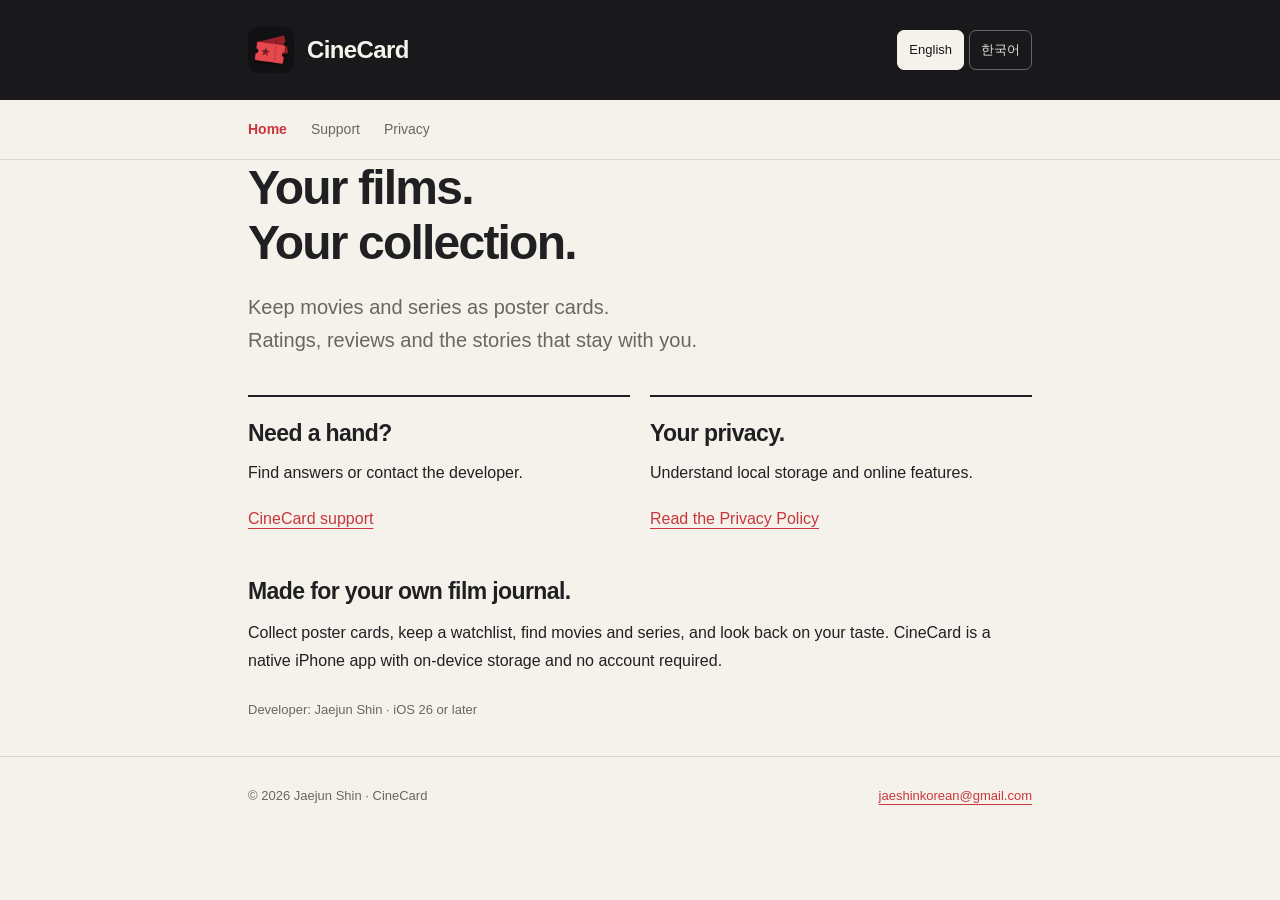
<file: index.html>
<!doctype html><html lang="en"><head><meta charset="utf-8"><meta name="viewport" content="width=device-width,initial-scale=1"><meta name="description" content="CineCard official support and privacy information. 영화와 시리즈를 기록하는 CineCard의 지원 및 개인정보 안내."><title>CineCard · CineCard</title><link rel="icon" href="[data-uri]"><link rel="stylesheet" href="styles.css"></head><body data-title-en="CineCard" data-title-ko="CineCard"><a href="#main" style="position:absolute;left:-9999px" onfocus="this.style.left='16px'" onblur="this.style.left='-9999px'">Skip to content / 본문으로</a><header class="top"><div class="wrap"><a class="brand" data-page="index.html" href="index.html"><img src="[data-uri]" alt="" width="46" height="46">CineCard</a><div class="lang" aria-label="Language"><button type="button" data-select="en" aria-pressed="true">English</button><button type="button" data-select="ko" aria-pressed="false">한국어</button></div></div></header><nav aria-label="Main"><div class="wrap"><a data-page="index.html" href="index.html" aria-current="page"><span data-lang="en">Home</span><span data-lang="ko" hidden>홈</span></a><a data-page="support.html" href="support.html" ><span data-lang="en">Support</span><span data-lang="ko" hidden>지원</span></a><a data-page="privacy.html" href="privacy.html" ><span data-lang="en">Privacy</span><span data-lang="ko" hidden>개인정보처리방침</span></a></div></nav><main id="main" class="wrap"><article data-lang="en"><h1>Your films.<br>Your collection.</h1><p class="lead">Keep movies and series as poster cards.<br>Ratings, reviews and the stories that stay with you.</p><div class="links"><section class="linkcard"><h2>Need a hand?</h2><p>Find answers or contact the developer.</p><a data-page="support.html" href="support.html">CineCard support</a></section><section class="linkcard"><h2>Your privacy.</h2><p>Understand local storage and online features.</p><a data-page="privacy.html" href="privacy.html">Read the Privacy Policy</a></section></div><h2>Made for your own film journal.</h2><p>Collect poster cards, keep a watchlist, find movies and series, and look back on your taste. CineCard is a native iPhone app with on-device storage and no account required.</p><p class="meta">Developer: Jaejun Shin · iOS 26 or later</p></article><article data-lang="ko" hidden><h1>본 영화가,<br>나만의 컬렉션.</h1><p class="lead">영화와 시리즈를 포스터 카드로 모으세요.<br>별점과 리뷰, 오래 남기고 싶은 감상까지.</p><div class="links"><section class="linkcard"><h2>도움이 필요할 때.</h2><p>자주 묻는 질문을 보거나 개발자에게 문의하세요.</p><a data-page="support.html" href="support.html">CineCard 지원</a></section><section class="linkcard"><h2>개인정보 안내.</h2><p>기기 저장과 온라인 기능의 처리 방식을 알아보세요.</p><a data-page="privacy.html" href="privacy.html">개인정보처리방침 읽기</a></section></div><h2>나만의 영화 기록을 위해.</h2><p>포스터 카드를 모으고, 보고 싶은 작품을 저장하고, 새로운 영화와 시리즈를 발견하세요. CineCard는 회원가입 없이 기기에 기록을 저장하는 네이티브 iPhone 앱입니다.</p><p class="meta">개발자: 신재준(Jaejun Shin) · iOS 26 이상</p></article></main><footer><div class="wrap"><span>© 2026 Jaejun Shin · CineCard</span><a href="mailto:jaeshinkorean@gmail.com">jaeshinkorean@gmail.com</a></div></footer><script src="language.js"></script></body></html>
</file>
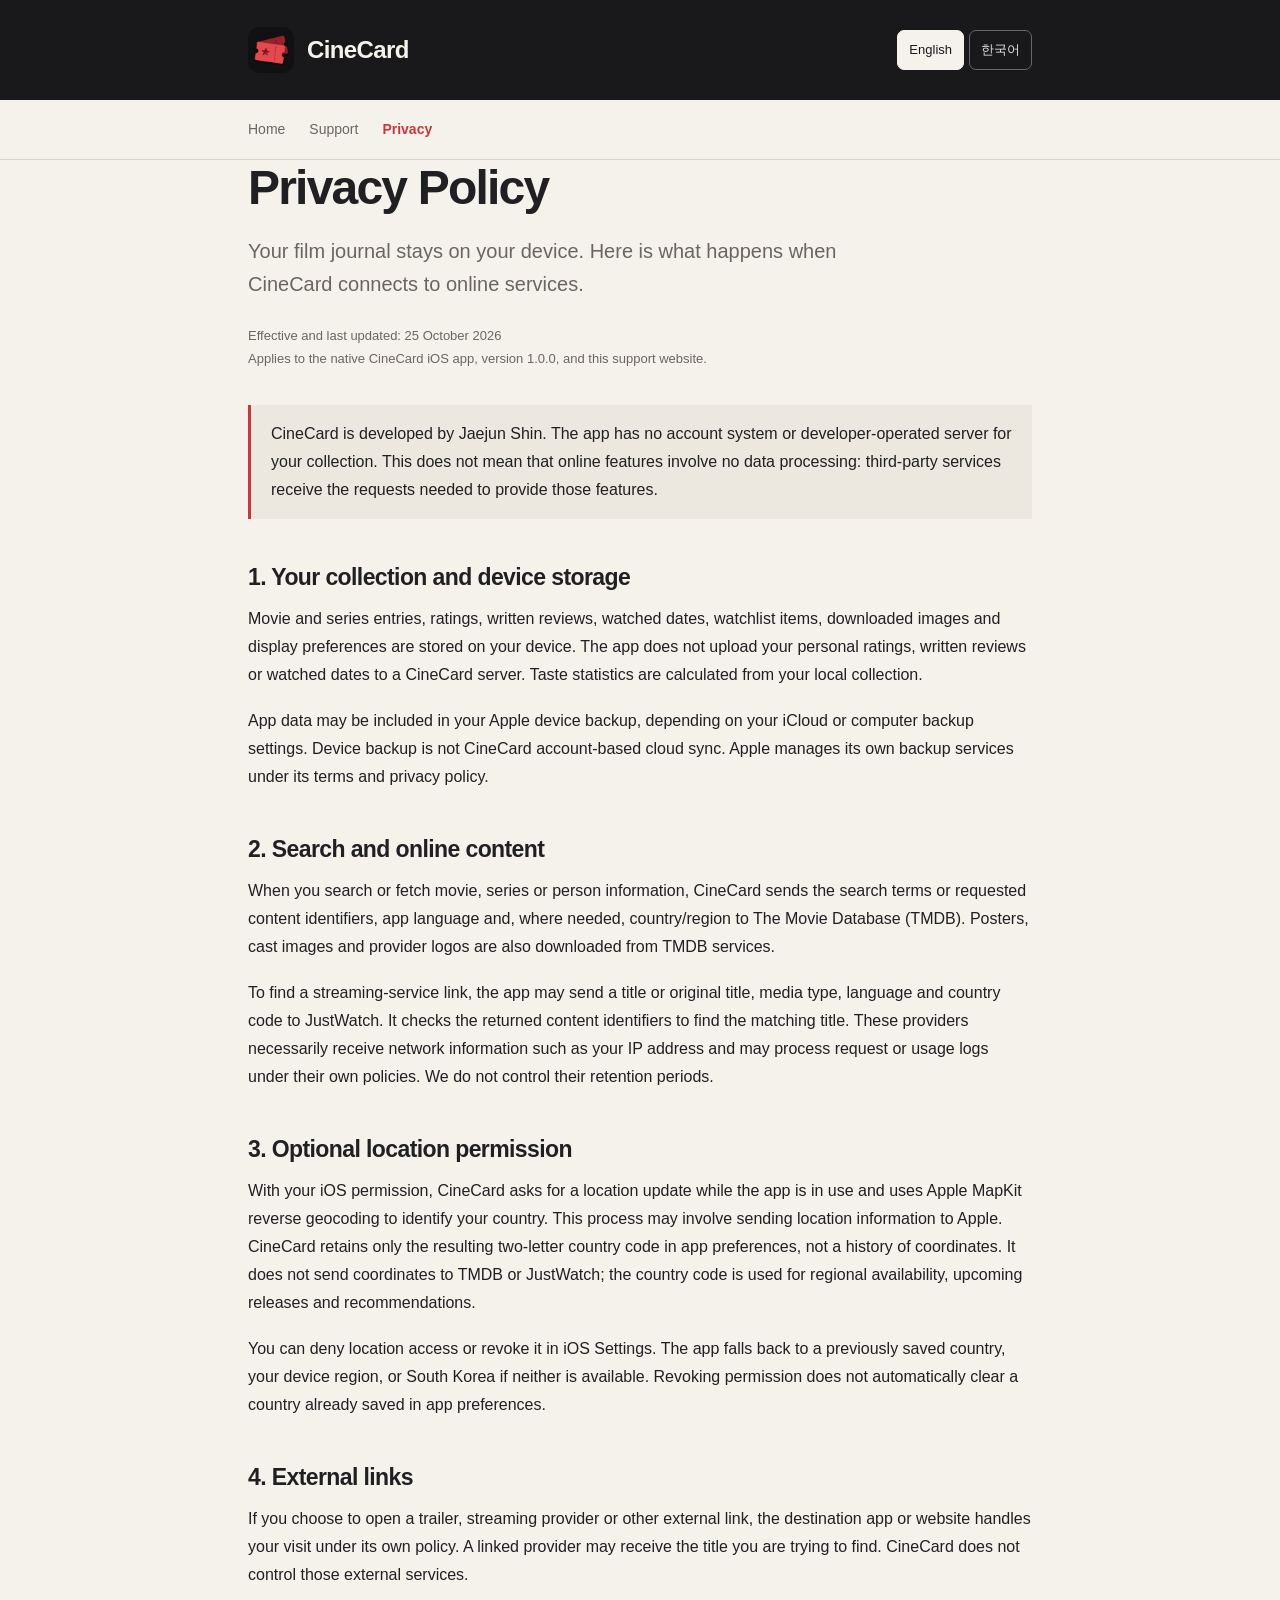
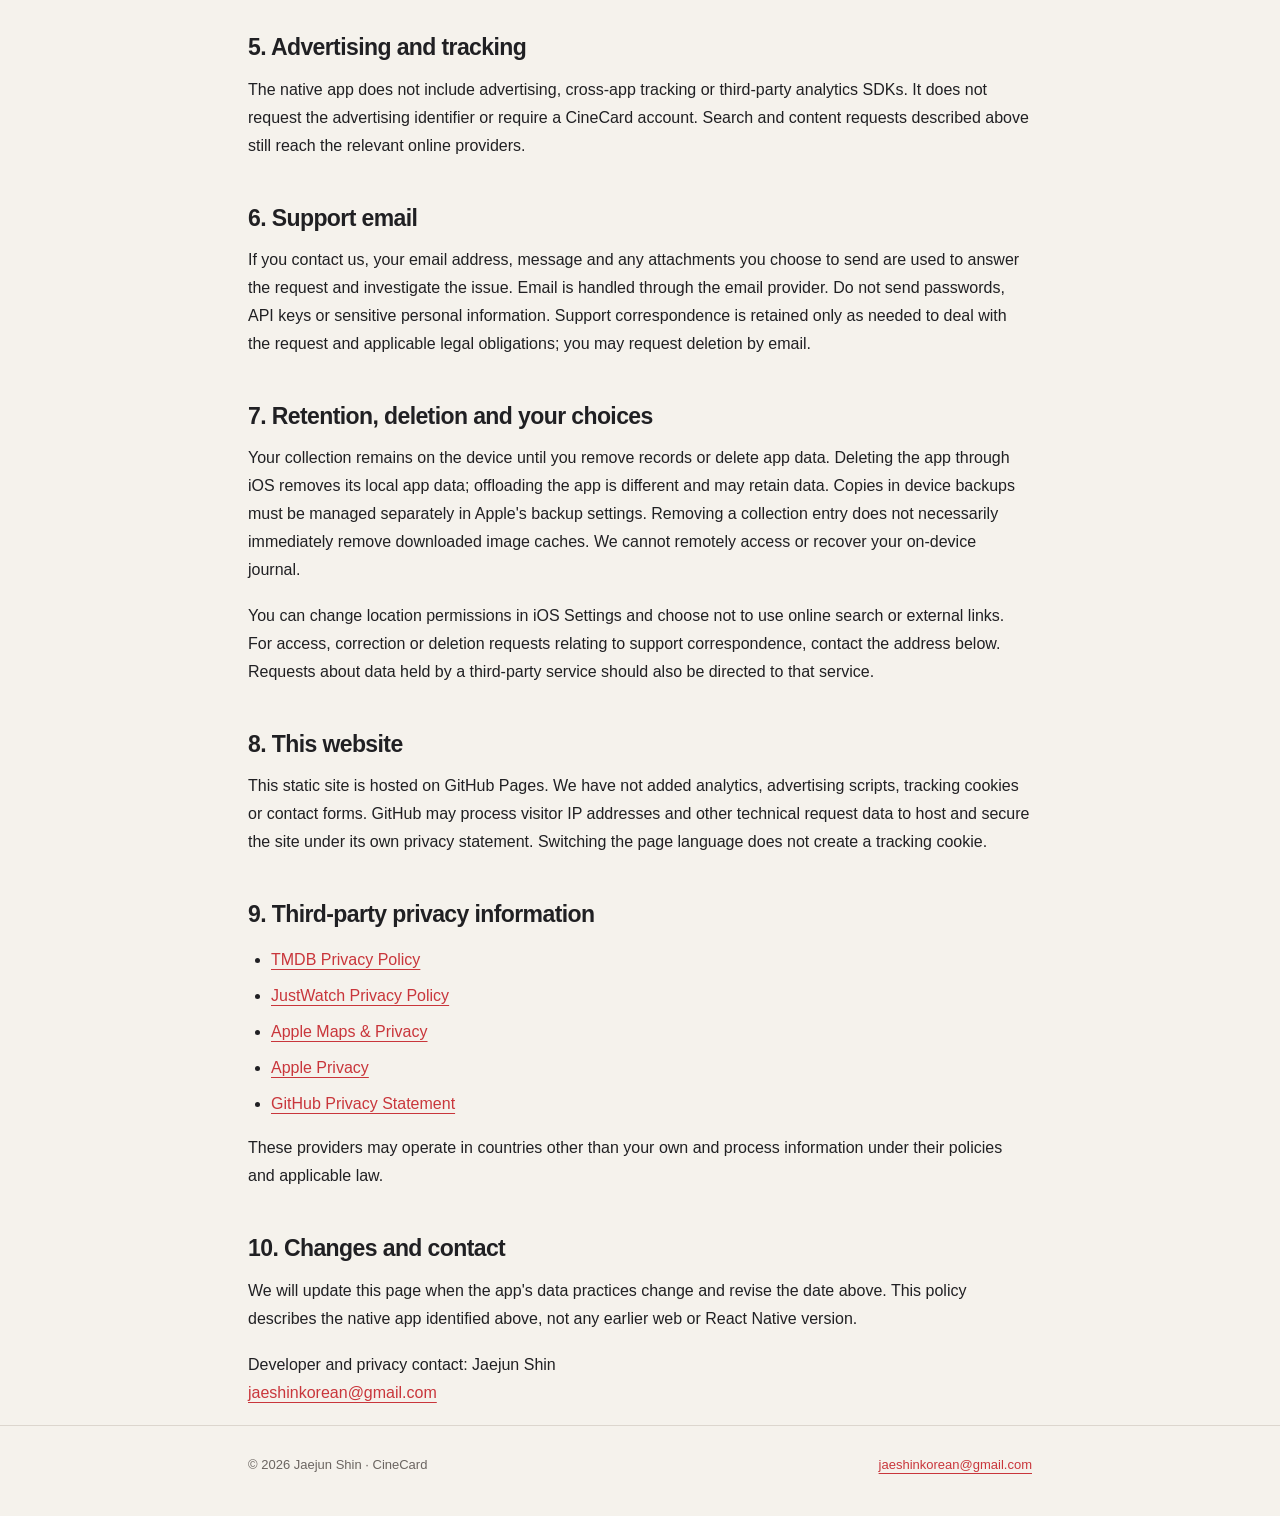
<file: privacy.html>
<!doctype html><html lang="en"><head><meta charset="utf-8"><meta name="viewport" content="width=device-width,initial-scale=1"><meta name="description" content="CineCard official support and privacy information. 영화와 시리즈를 기록하는 CineCard의 지원 및 개인정보 안내."><title>Privacy Policy · CineCard</title><link rel="icon" href="[data-uri]"><link rel="stylesheet" href="styles.css"></head><body data-title-en="Privacy Policy" data-title-ko="개인정보처리방침"><a href="#main" style="position:absolute;left:-9999px" onfocus="this.style.left='16px'" onblur="this.style.left='-9999px'">Skip to content / 본문으로</a><header class="top"><div class="wrap"><a class="brand" data-page="index.html" href="index.html"><img src="[data-uri]" alt="" width="46" height="46">CineCard</a><div class="lang" aria-label="Language"><button type="button" data-select="en" aria-pressed="true">English</button><button type="button" data-select="ko" aria-pressed="false">한국어</button></div></div></header><nav aria-label="Main"><div class="wrap"><a data-page="index.html" href="index.html" ><span data-lang="en">Home</span><span data-lang="ko" hidden>홈</span></a><a data-page="support.html" href="support.html" ><span data-lang="en">Support</span><span data-lang="ko" hidden>지원</span></a><a data-page="privacy.html" href="privacy.html" aria-current="page"><span data-lang="en">Privacy</span><span data-lang="ko" hidden>개인정보처리방침</span></a></div></nav><main id="main" class="wrap"><article data-lang="en"><h1>Privacy Policy</h1><p class="lead">Your film journal stays on your device. Here is what happens when CineCard connects to online services.</p><p class="meta">Effective and last updated: 25 October 2026<br>Applies to the native CineCard iOS app, version 1.0.0, and this support website.</p><div class="note"><p>CineCard is developed by Jaejun Shin. The app has no account system or developer-operated server for your collection. This does not mean that online features involve no data processing: third-party services receive the requests needed to provide those features.</p></div><h2>1. Your collection and device storage</h2><p>Movie and series entries, ratings, written reviews, watched dates, watchlist items, downloaded images and display preferences are stored on your device. The app does not upload your personal ratings, written reviews or watched dates to a CineCard server. Taste statistics are calculated from your local collection.</p><p>App data may be included in your Apple device backup, depending on your iCloud or computer backup settings. Device backup is not CineCard account-based cloud sync. Apple manages its own backup services under its terms and privacy policy.</p><h2>2. Search and online content</h2><p>When you search or fetch movie, series or person information, CineCard sends the search terms or requested content identifiers, app language and, where needed, country/region to The Movie Database (TMDB). Posters, cast images and provider logos are also downloaded from TMDB services.</p><p>To find a streaming-service link, the app may send a title or original title, media type, language and country code to JustWatch. It checks the returned content identifiers to find the matching title. These providers necessarily receive network information such as your IP address and may process request or usage logs under their own policies. We do not control their retention periods.</p><h2>3. Optional location permission</h2><p>With your iOS permission, CineCard asks for a location update while the app is in use and uses Apple MapKit reverse geocoding to identify your country. This process may involve sending location information to Apple. CineCard retains only the resulting two-letter country code in app preferences, not a history of coordinates. It does not send coordinates to TMDB or JustWatch; the country code is used for regional availability, upcoming releases and recommendations.</p><p>You can deny location access or revoke it in iOS Settings. The app falls back to a previously saved country, your device region, or South Korea if neither is available. Revoking permission does not automatically clear a country already saved in app preferences.</p><h2>4. External links</h2><p>If you choose to open a trailer, streaming provider or other external link, the destination app or website handles your visit under its own policy. A linked provider may receive the title you are trying to find. CineCard does not control those external services.</p><h2>5. Advertising and tracking</h2><p>The native app does not include advertising, cross-app tracking or third-party analytics SDKs. It does not request the advertising identifier or require a CineCard account. Search and content requests described above still reach the relevant online providers.</p><h2>6. Support email</h2><p>If you contact us, your email address, message and any attachments you choose to send are used to answer the request and investigate the issue. Email is handled through the email provider. Do not send passwords, API keys or sensitive personal information. Support correspondence is retained only as needed to deal with the request and applicable legal obligations; you may request deletion by email.</p><h2>7. Retention, deletion and your choices</h2><p>Your collection remains on the device until you remove records or delete app data. Deleting the app through iOS removes its local app data; offloading the app is different and may retain data. Copies in device backups must be managed separately in Apple's backup settings. Removing a collection entry does not necessarily immediately remove downloaded image caches. We cannot remotely access or recover your on-device journal.</p><p>You can change location permissions in iOS Settings and choose not to use online search or external links. For access, correction or deletion requests relating to support correspondence, contact the address below. Requests about data held by a third-party service should also be directed to that service.</p><h2>8. This website</h2><p>This static site is hosted on GitHub Pages. We have not added analytics, advertising scripts, tracking cookies or contact forms. GitHub may process visitor IP addresses and other technical request data to host and secure the site under its own privacy statement. Switching the page language does not create a tracking cookie.</p><h2>9. Third-party privacy information</h2><ul><li><a href="https://www.themoviedb.org/privacy-policy">TMDB Privacy Policy</a></li><li><a href="https://support.justwatch.com/article/privacy-policy">JustWatch Privacy Policy</a></li><li><a href="https://www.apple.com/legal/privacy/data/en/apple-maps/">Apple Maps & Privacy</a></li><li><a href="https://www.apple.com/legal/privacy/">Apple Privacy</a></li><li><a href="https://docs.github.com/en/site-policy/privacy-policies/github-privacy-statement">GitHub Privacy Statement</a></li></ul><p>These providers may operate in countries other than your own and process information under their policies and applicable law.</p><h2>10. Changes and contact</h2><p>We will update this page when the app's data practices change and revise the date above. This policy describes the native app identified above, not any earlier web or React Native version.</p><p>Developer and privacy contact: Jaejun Shin<br><a href="mailto:jaeshinkorean@gmail.com">jaeshinkorean@gmail.com</a></p></article><article data-lang="ko" hidden><h1>개인정보처리방침</h1><p class="lead">영화 기록은 기기에 저장해요. 온라인 기능을 사용할 때 어떤 정보가 처리되는지도 알려드려요.</p><p class="meta">시행일 및 최종 수정일: 2026년 10월 25일<br>적용 대상: 네이티브 CineCard iOS 앱 1.0.0 및 이 지원 웹사이트</p><div class="note"><p>CineCard는 신재준(Jaejun Shin)이 개발합니다. 앱에는 회원가입 기능이나 컬렉션을 보관하는 개발자 운영 서버가 없습니다. 다만 온라인 기능을 사용하면 해당 기능에 필요한 요청이 외부 서비스로 전송됩니다.</p></div><h2>1. 기기에 저장되는 기록</h2><p>영화·시리즈 기록, 별점, 작성한 리뷰, 시청일, 보고 싶은 작품, 다운로드한 이미지와 보기 설정은 기기에 저장됩니다. 개인 별점·리뷰·시청일은 CineCard 서버로 업로드되지 않습니다. 취향 통계도 기기 안의 컬렉션을 기반으로 계산합니다.</p><p>Apple의 iCloud 또는 컴퓨터 기기 백업 설정에 따라 앱 데이터가 기기 백업에 포함될 수 있습니다. 이는 CineCard 계정 기반 클라우드 동기화가 아닙니다. Apple의 백업 서비스에는 Apple의 약관과 개인정보처리방침이 적용됩니다.</p><h2>2. 검색과 온라인 작품 정보</h2><p>작품·인물을 검색하거나 정보를 불러올 때 검색어 또는 요청한 작품·인물 식별자, 앱 언어, 필요한 경우 국가·지역 정보를 TMDB(The Movie Database)로 전송합니다. 포스터, 출연진 사진, 시청 제공처 로고도 TMDB 서비스에서 다운로드합니다.</p><p>스트리밍 서비스의 작품 링크를 찾기 위해 작품 제목 또는 원제, 작품 종류, 언어, 국가 코드를 JustWatch로 전송할 수 있습니다. 응답에 포함된 작품 식별자로 일치 여부를 확인합니다. 외부 서비스는 통신 과정에서 IP 주소 등 네트워크 정보를 받으며, 자체 방침에 따라 요청·이용 기록을 처리할 수 있습니다. 외부 서비스의 보관 기간은 개발자가 통제하지 않습니다.</p><h2>3. 선택적 위치 권한</h2><p>iOS 위치 권한을 허용하면 앱 사용 중 위치 업데이트를 요청하고 Apple MapKit의 역지오코딩으로 현재 국가를 확인합니다. 이 과정에서 위치 정보가 Apple에 전달될 수 있습니다. CineCard는 확인된 두 글자 국가 코드만 앱 설정에 저장하며, 좌표 이력은 저장하지 않습니다. TMDB·JustWatch에는 좌표를 보내지 않고 국가 코드만 지역별 시청 제공처·개봉 예정작·추천에 사용합니다.</p><p>위치 권한은 거부하거나 iOS 설정에서 철회할 수 있습니다. 위치를 확인하지 못하면 이전에 저장된 국가, 기기의 지역 설정, 둘 다 없으면 대한민국을 사용합니다. 권한을 철회해도 이미 저장된 국가 코드가 자동으로 삭제되지는 않습니다.</p><h2>4. 외부 링크</h2><p>예고편이나 시청 제공처 등 외부 링크를 직접 열면 해당 앱·웹사이트의 방침이 적용됩니다. 연결된 서비스에 찾으려는 작품 제목이 전달될 수 있습니다. CineCard는 외부 서비스의 운영을 통제하지 않습니다.</p><h2>5. 광고와 추적</h2><p>네이티브 앱에는 광고, 앱 간 추적 또는 외부 분석 SDK가 없습니다. 광고 식별자를 요청하지 않으며 CineCard 계정도 필요하지 않습니다. 단, 위에 설명한 검색·작품 정보 요청은 해당 온라인 제공자에게 전송됩니다.</p><h2>6. 이메일 문의</h2><p>문의할 때 직접 제공한 이메일 주소, 내용, 첨부파일은 회신과 문제 확인에 사용되며 이메일 제공자를 통해 처리됩니다. 비밀번호, API 키, 민감한 개인정보는 보내지 마세요. 문의 내용은 문제 처리와 관련 법령상 의무에 필요한 범위에서 보관하며, 이메일로 삭제를 요청할 수 있습니다.</p><h2>7. 보관·삭제와 선택권</h2><p>기록은 직접 삭제하거나 앱 데이터를 지울 때까지 기기에 남습니다. iOS에서 앱을 삭제하면 로컬 앱 데이터가 제거되지만, ‘앱 정리하기’는 데이터를 보존할 수 있어 다릅니다. 기기 백업에 남은 사본은 Apple의 백업 설정에서 별도로 관리해야 합니다. 작품 기록을 삭제해도 다운로드한 이미지 캐시가 즉시 모두 삭제되는 것은 아닙니다. 개발자는 기기의 개인 기록을 원격으로 열람하거나 복구할 수 없습니다.</p><p>위치 권한은 iOS 설정에서 관리할 수 있고, 온라인 검색이나 외부 링크를 사용하지 않을 수 있습니다. 문의 이메일의 열람·정정·삭제 요청은 아래 연락처로 보내주세요. 외부 서비스가 보유한 정보는 해당 서비스에도 문의해야 합니다.</p><h2>8. 이 웹사이트</h2><p>이 정적 웹사이트는 GitHub Pages에서 호스팅합니다. 개발자는 분석 도구, 광고 스크립트, 추적 쿠키 또는 문의 양식을 추가하지 않았습니다. GitHub는 사이트 제공·보안을 위해 방문자의 IP 주소 등 기술적 요청 정보를 자체 개인정보처리방침에 따라 처리할 수 있습니다. 언어 전환은 추적 쿠키를 생성하지 않습니다.</p><h2>9. 외부 서비스 개인정보 안내</h2><ul><li><a href="https://www.themoviedb.org/privacy-policy">TMDB 개인정보처리방침</a></li><li><a href="https://support.justwatch.com/article/privacy-policy">JustWatch 개인정보처리방침</a></li><li><a href="https://www.apple.com/legal/privacy/data/en/apple-maps/">Apple 지도 및 개인정보 보호</a></li><li><a href="https://www.apple.com/legal/privacy/">Apple 개인정보 보호</a></li><li><a href="https://docs.github.com/en/site-policy/privacy-policies/github-privacy-statement">GitHub 개인정보처리방침</a></li></ul><p>외부 제공자는 거주 국가와 다른 국가에서 서비스를 운영하고, 자체 방침과 관련 법률에 따라 정보를 처리할 수 있습니다.</p><h2>10. 변경 및 연락처</h2><p>앱의 정보 처리 방식이 변경되면 이 페이지와 수정일을 갱신합니다. 이 방침은 위에서 명시한 네이티브 앱을 설명하며 이전 웹·React Native 버전에는 적용되지 않습니다.</p><p>개발자·개인정보 문의: 신재준(Jaejun Shin)<br><a href="mailto:jaeshinkorean@gmail.com">jaeshinkorean@gmail.com</a></p></article></main><footer><div class="wrap"><span>© 2026 Jaejun Shin · CineCard</span><a href="mailto:jaeshinkorean@gmail.com">jaeshinkorean@gmail.com</a></div></footer><script src="language.js"></script></body></html>
</file>
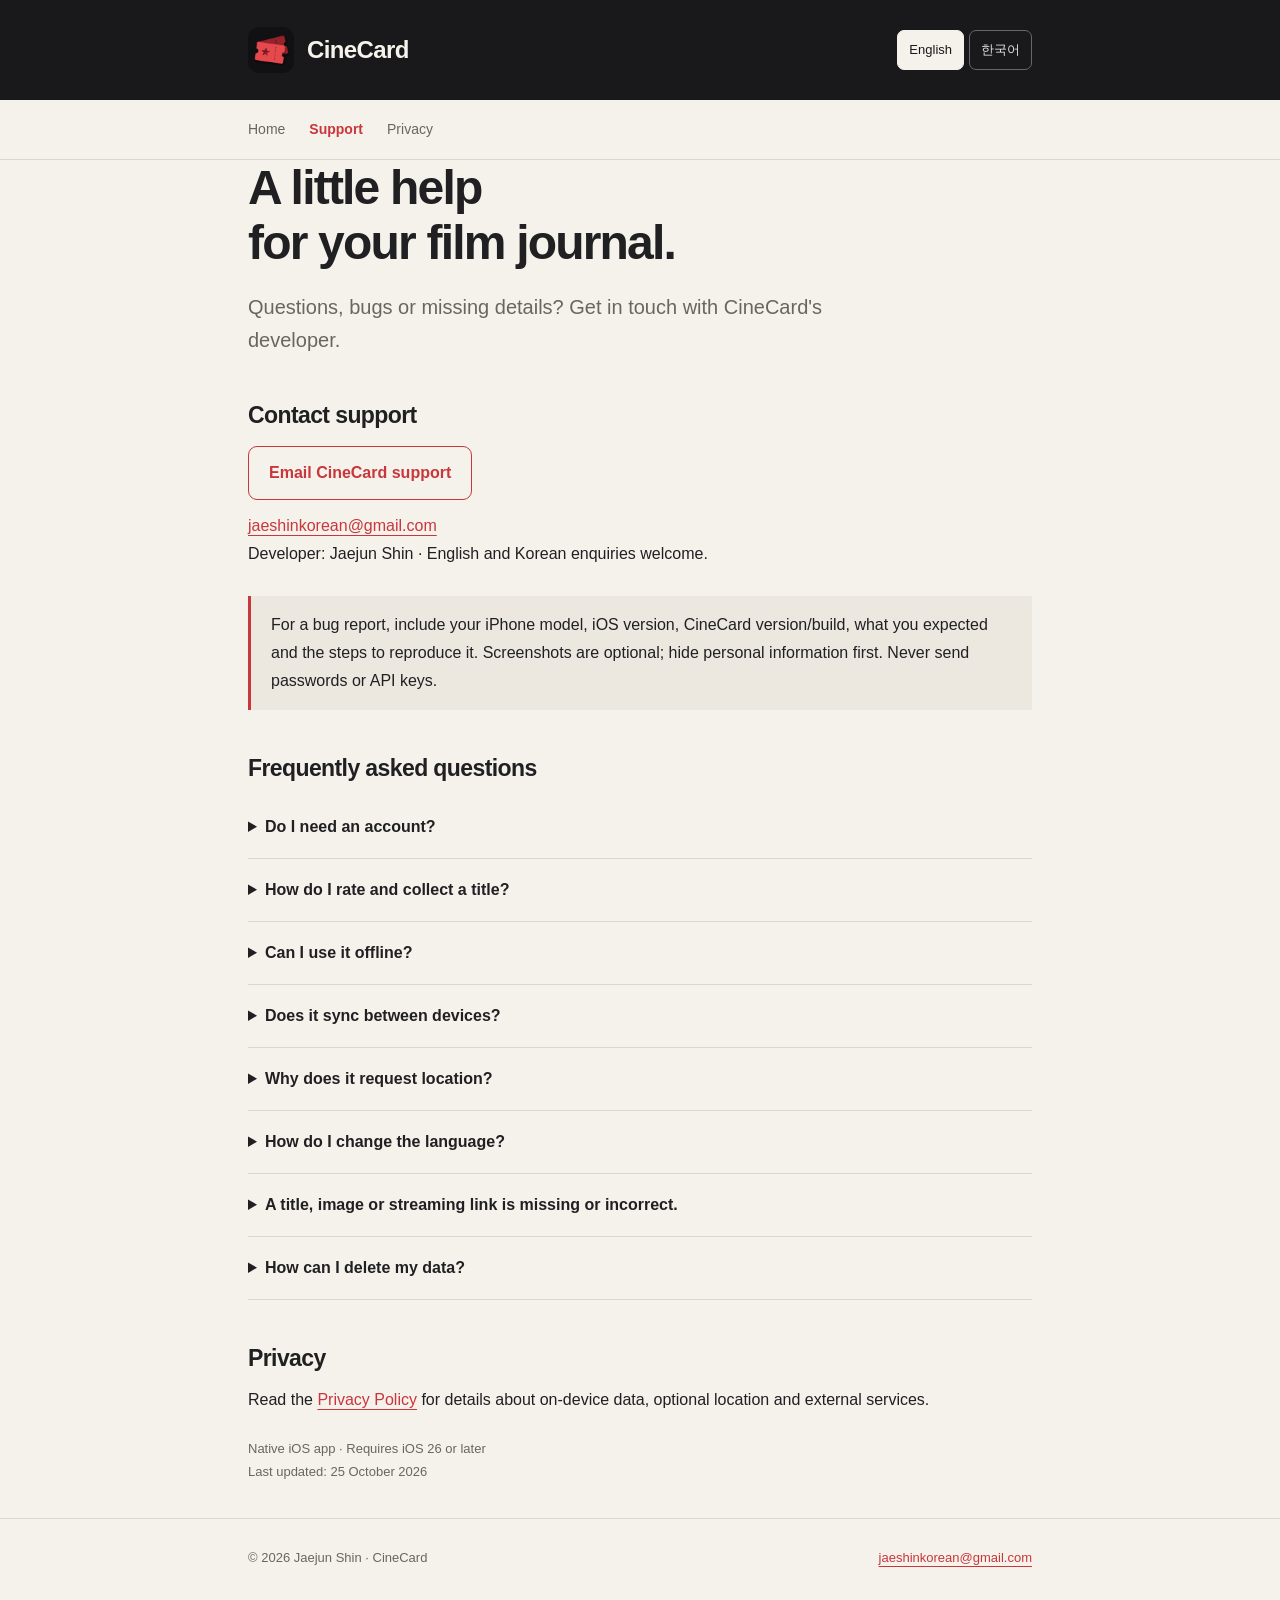
<file: support.html>
<!doctype html><html lang="en"><head><meta charset="utf-8"><meta name="viewport" content="width=device-width,initial-scale=1"><meta name="description" content="CineCard official support and privacy information. 영화와 시리즈를 기록하는 CineCard의 지원 및 개인정보 안내."><title>Support · CineCard</title><link rel="icon" href="[data-uri]"><link rel="stylesheet" href="styles.css"></head><body data-title-en="Support" data-title-ko="지원"><a href="#main" style="position:absolute;left:-9999px" onfocus="this.style.left='16px'" onblur="this.style.left='-9999px'">Skip to content / 본문으로</a><header class="top"><div class="wrap"><a class="brand" data-page="index.html" href="index.html"><img src="[data-uri]" alt="" width="46" height="46">CineCard</a><div class="lang" aria-label="Language"><button type="button" data-select="en" aria-pressed="true">English</button><button type="button" data-select="ko" aria-pressed="false">한국어</button></div></div></header><nav aria-label="Main"><div class="wrap"><a data-page="index.html" href="index.html" ><span data-lang="en">Home</span><span data-lang="ko" hidden>홈</span></a><a data-page="support.html" href="support.html" aria-current="page"><span data-lang="en">Support</span><span data-lang="ko" hidden>지원</span></a><a data-page="privacy.html" href="privacy.html" ><span data-lang="en">Privacy</span><span data-lang="ko" hidden>개인정보처리방침</span></a></div></nav><main id="main" class="wrap"><article data-lang="en"><h1>A little help<br>for your film journal.</h1><p class="lead">Questions, bugs or missing details? Get in touch with CineCard's developer.</p><h2>Contact support</h2><a class="contact" href="mailto:jaeshinkorean@gmail.com?subject=CineCard%20Support">Email CineCard support</a><p><a href="mailto:jaeshinkorean@gmail.com">jaeshinkorean@gmail.com</a><br>Developer: Jaejun Shin · English and Korean enquiries welcome.</p><div class="note"><p>For a bug report, include your iPhone model, iOS version, CineCard version/build, what you expected and the steps to reproduce it. Screenshots are optional; hide personal information first. Never send passwords or API keys.</p></div><h2>Frequently asked questions</h2><details><summary>Do I need an account?</summary><p>No. CineCard stores your collection and watchlist locally. There is no CineCard account or account deletion process.</p></details><details><summary>How do I rate and collect a title?</summary><p>Find a movie or series, open its details and drag across the stars to give a rating. You can add a review and watched date. Saved entries appear in your collection.</p></details><details><summary>Can I use it offline?</summary><p>Saved records and images already downloaded to the device can be viewed offline. Searching, fetching new content, trailers and up-to-date streaming availability require an internet connection. Not every image will necessarily have finished downloading.</p></details><details><summary>Does it sync between devices?</summary><p>CineCard does not provide account-based cloud sync. App data may be included in your Apple device backup, depending on your settings. Keep a device backup before reinstalling or changing devices. The developer cannot remotely recover your local collection.</p></details><details><summary>Why does it request location?</summary><p>Location helps identify your country for streaming availability and regional results. It is optional. You can deny it in iOS Settings; the app can fall back to a saved country or your device region. Permission changes do not clear a country already saved.</p></details><details><summary>How do I change the language?</summary><p>Open CineCard settings and tap Language to open iOS app settings. Choose an app language where available. You can also manage app language in iOS Settings. Supported app languages include Korean, English, Japanese, Simplified and Traditional Chinese, Spanish, French and German.</p></details><details><summary>A title, image or streaming link is missing or incorrect.</summary><p>Movie information comes from TMDB and streaming information comes from TMDB/JustWatch. Availability depends on your country and can change. Check your connection and region, then try again. Report the title, country and what looks wrong; a provider link may open a search page if a direct link is unavailable.</p></details><details><summary>How can I delete my data?</summary><p>Remove entries from your collection or watchlist. To remove local app data, delete the app in iOS rather than offloading it. Device backup copies must be managed separately through Apple. Removing an entry may leave cached images until app data is removed.</p></details><h2>Privacy</h2><p>Read the <a data-page="privacy.html" href="privacy.html">Privacy Policy</a> for details about on-device data, optional location and external services.</p><p class="meta">Native iOS app · Requires iOS 26 or later<br>Last updated: 25 October 2026</p></article><article data-lang="ko" hidden><h1>영화 기록을 위한<br>작은 도움.</h1><p class="lead">궁금한 점이나 오류가 있나요?<br>CineCard 개발자에게 알려주세요.</p><h2>지원 문의</h2><a class="contact" href="mailto:jaeshinkorean@gmail.com?subject=CineCard%20Support">이메일로 문의하기</a><p><a href="mailto:jaeshinkorean@gmail.com">jaeshinkorean@gmail.com</a><br>개발자: 신재준(Jaejun Shin) · 한국어와 영어로 문의할 수 있어요.</p><div class="note"><p>오류 문의에는 iPhone 모델, iOS 버전, CineCard 버전·빌드, 기대했던 동작과 재현 순서를 적어주세요. 스크린샷은 선택 사항이며 개인정보를 가린 뒤 첨부해 주세요. 비밀번호와 API 키는 보내지 마세요.</p></div><h2>자주 묻는 질문</h2><details><summary>회원가입이 필요한가요?</summary><p>아니요. 컬렉션과 보고 싶은 작품은 기기에 저장됩니다. CineCard 계정이 없으므로 별도의 계정 탈퇴 절차도 없습니다.</p></details><details><summary>별점과 영화 기록은 어떻게 남기나요?</summary><p>영화나 시리즈를 찾아 상세 화면에서 별을 드래그해 별점을 남겨보세요. 리뷰와 시청일도 작성할 수 있고, 저장한 작품은 컬렉션에서 확인할 수 있습니다.</p></details><details><summary>오프라인에서도 사용할 수 있나요?</summary><p>기기에 저장한 기록과 다운로드가 완료된 이미지는 오프라인에서 볼 수 있습니다. 검색, 새로운 작품 정보, 예고편, 최신 시청 제공처 확인은 인터넷 연결이 필요합니다. 모든 이미지의 다운로드가 끝나 있는 것은 아닐 수 있습니다.</p></details><details><summary>다른 기기와 자동 동기화되나요?</summary><p>계정 기반 클라우드 동기화는 제공하지 않습니다. Apple 설정에 따라 앱 데이터가 기기 백업에 포함될 수 있으므로 재설치나 기기 교체 전 기기 백업을 확인해 주세요. 개발자는 로컬 기록을 원격 복구할 수 없습니다.</p></details><details><summary>위치 권한은 왜 필요한가요?</summary><p>현재 국가에 맞는 시청 제공처와 지역 정보를 찾기 위해 사용하며 선택 사항입니다. iOS 설정에서 거부할 수 있고, 앱은 저장된 국가나 기기 지역을 대신 사용할 수 있습니다. 권한을 바꿔도 이미 저장된 국가가 삭제되지는 않습니다.</p></details><details><summary>앱 언어는 어떻게 바꾸나요?</summary><p>CineCard 설정에서 언어를 누르면 iOS 앱 설정이 열립니다. 앱별 언어 항목이 표시되면 원하는 언어를 선택해 주세요. iOS 설정에서도 관리할 수 있습니다. 앱은 한국어, 영어, 일본어, 중국어 간체·번체, 스페인어, 프랑스어, 독일어를 지원합니다.</p></details><details><summary>작품 정보나 시청 링크가 없거나 잘못됐어요.</summary><p>작품 정보는 TMDB, 시청 정보는 TMDB·JustWatch에서 제공하며 국가와 시점에 따라 달라질 수 있습니다. 인터넷과 지역 설정을 확인한 뒤 다시 시도해 주세요. 문의 시 작품명·국가·잘못된 내용을 알려주세요. 직접 링크를 찾지 못하면 제공처 검색 화면이 열릴 수 있습니다.</p></details><details><summary>개인 기록은 어떻게 삭제하나요?</summary><p>컬렉션이나 보고 싶은 목록에서 작품을 삭제할 수 있습니다. 로컬 앱 데이터 전체를 제거하려면 iOS에서 앱을 정리하지 말고 삭제하세요. 기기 백업 사본은 Apple 설정에서 따로 관리해야 하며, 개별 기록 삭제 후 이미지 캐시가 남을 수 있습니다.</p></details><h2>개인정보 안내</h2><p>기기 저장, 선택적 위치 권한, 외부 서비스에 대한 자세한 내용은 <a data-page="privacy.html" href="privacy.html">개인정보처리방침</a>을 확인해 주세요.</p><p class="meta">네이티브 iOS 앱 · iOS 26 이상 필요<br>최종 수정일: 2026년 10월 25일</p></article></main><footer><div class="wrap"><span>© 2026 Jaejun Shin · CineCard</span><a href="mailto:jaeshinkorean@gmail.com">jaeshinkorean@gmail.com</a></div></footer><script src="language.js"></script></body></html>
</file>
<file: styles.css>
:root{color-scheme:light;--bg:#f5f2ec;--fg:#202023;--muted:#6b6561;--accent:#c9363b;--border:#dcd6ce}*{box-sizing:border-box}html{scroll-behavior:smooth}body{margin:0;background:var(--bg);color:var(--fg);font:16px/1.75 -apple-system,BlinkMacSystemFont,'Apple SD Gothic Neo',sans-serif}a{color:var(--accent);text-underline-offset:4px;overflow-wrap:anywhere}a:hover{text-decoration-thickness:2px}a:focus-visible,button:focus-visible{outline:3px solid var(--accent);outline-offset:5px}.wrap{max-width:840px;margin:auto;padding:0 28px}.top{background:#19191c;color:#f6f3ec}.top .wrap{display:flex;align-items:center;justify-content:space-between;gap:20px;min-height:100px}.brand{display:flex;align-items:center;gap:13px;color:inherit;text-decoration:none;font-size:24px;font-weight:700;letter-spacing:-.6px}.brand img{width:46px;height:46px;border-radius:11px}.lang{display:flex;gap:5px}.lang button{background:transparent;border:1px solid #696568;border-radius:7px;padding:8px 11px;color:#e6e0dc;font:inherit;font-size:13px;cursor:pointer}.lang button[aria-pressed=true]{background:#f5f2ec;color:#19191c;border-color:#f5f2ec}nav{padding:17px 0;border-bottom:1px solid var(--border);font-size:14px}nav .wrap{display:flex;gap:24px}nav a{color:var(--muted);text-decoration:none}nav a[aria-current=page]{color:var(--accent);font-weight:600}main{padding:58px 0 70px}h1{font-size:clamp(34px,6vw,48px);line-height:1.16;letter-spacing:-1.8px;margin:0 0 20px;font-weight:750}h2{font-size:23px;line-height:1.4;letter-spacing:-.6px;margin:42px 0 12px}h3{font-size:18px;margin:26px 0 8px}p{margin:0 0 18px}.lead{font-size:20px;color:var(--muted);line-height:1.65;max-width:660px}.meta{font-size:13px;color:var(--muted);margin:24px 0 34px}.note{border-left:3px solid var(--accent);padding:15px 20px;background:#ece7df;margin:28px 0}.note p:last-child{margin-bottom:0}ul{padding-left:23px}li{margin:8px 0}.contact{display:inline-block;border:1px solid var(--accent);border-radius:9px;padding:12px 20px;font-weight:600;text-decoration:none;margin:3px 0 12px}.links{display:grid;grid-template-columns:repeat(auto-fit,minmax(240px,1fr));gap:20px;margin-top:38px}.linkcard{border-top:2px solid var(--fg);padding-top:20px}.linkcard h2{margin:0 0 10px}details{border-bottom:1px solid var(--border);padding:19px 0}summary{font-weight:600;cursor:pointer;line-height:1.5}details p{margin:14px 0 0;color:var(--muted)}footer{border-top:1px solid var(--border);padding:28px 0 40px;color:var(--muted);font-size:13px}footer .wrap{display:flex;justify-content:space-between;gap:14px;flex-wrap:wrap}[hidden]{display:none!important}@media(max-width:480px){.wrap{padding:0 21px}.top .wrap{min-height:88px}.brand{font-size:21px}.brand img{width:39px;height:39px}.lang button{padding:7px 8px}main{padding-top:40px}.lead{font-size:18px}nav .wrap{gap:20px}}@media(prefers-reduced-motion:reduce){html{scroll-behavior:auto}}
</file>
